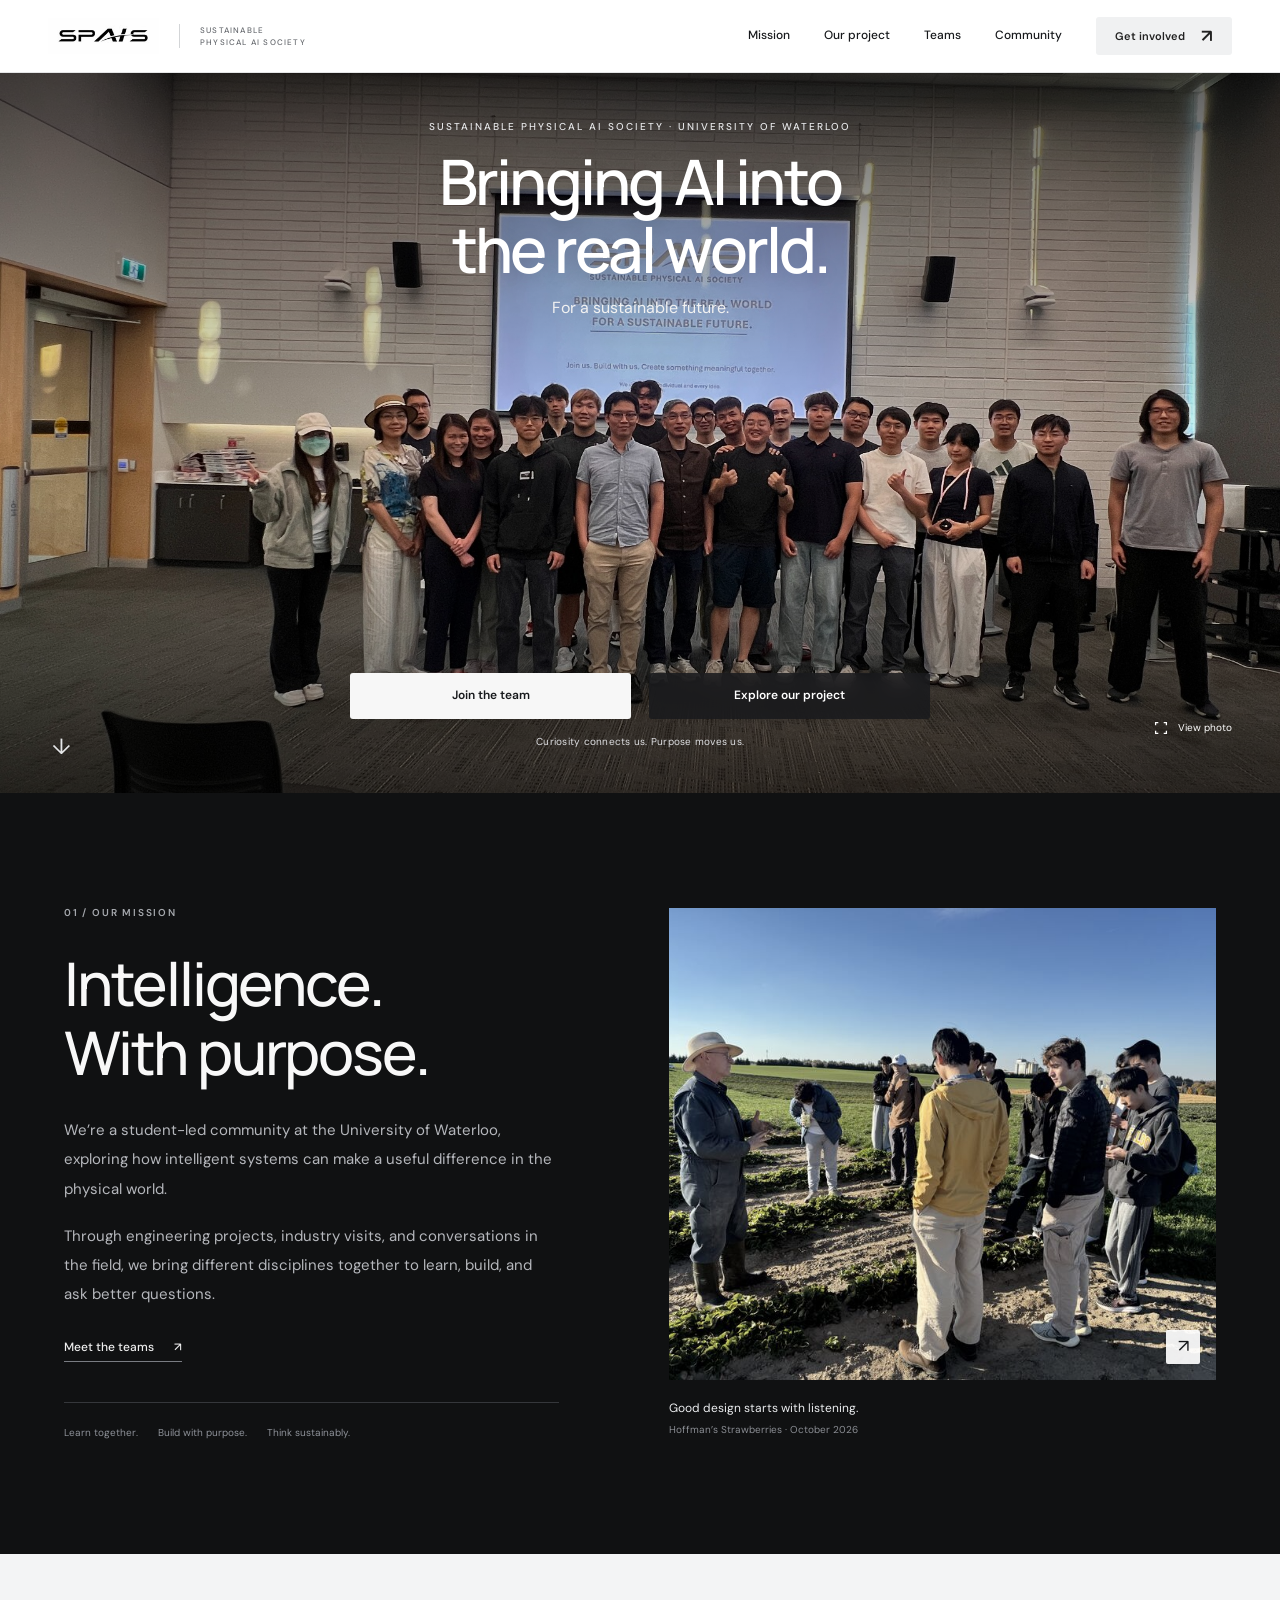
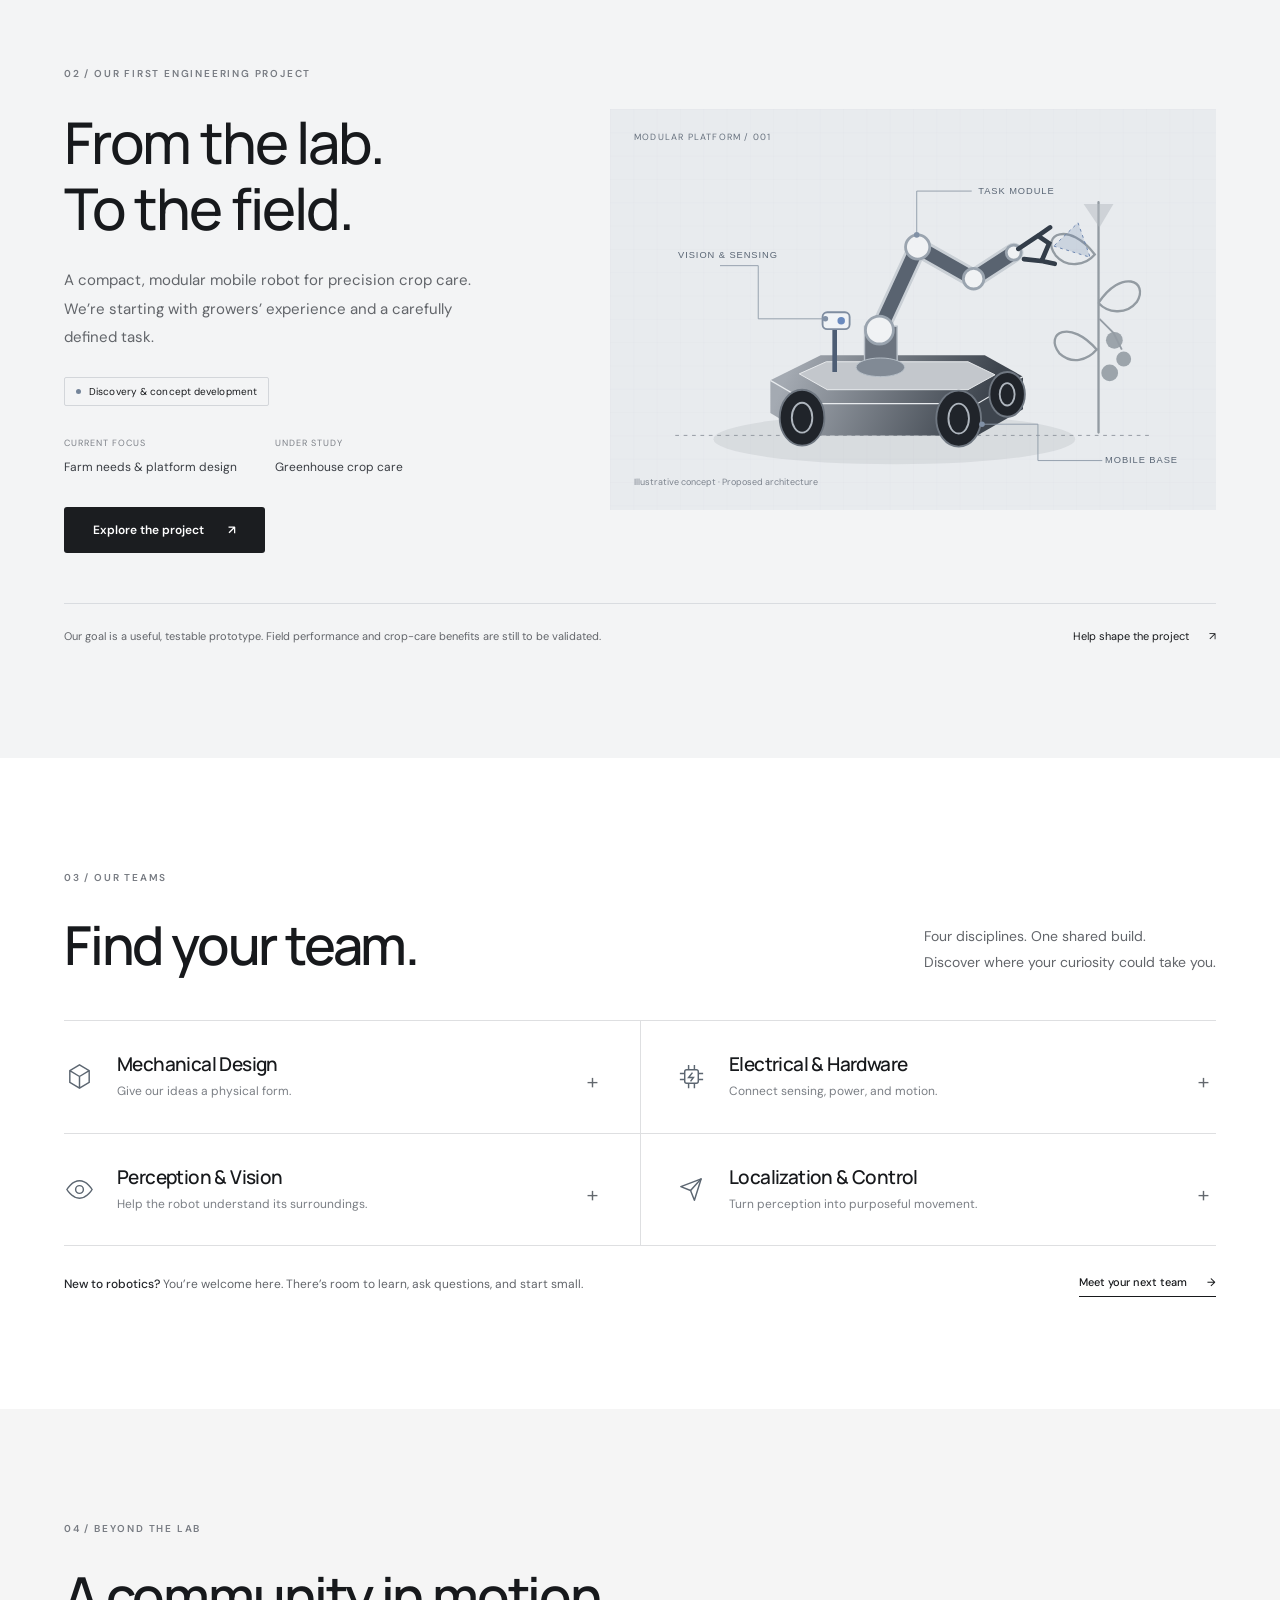
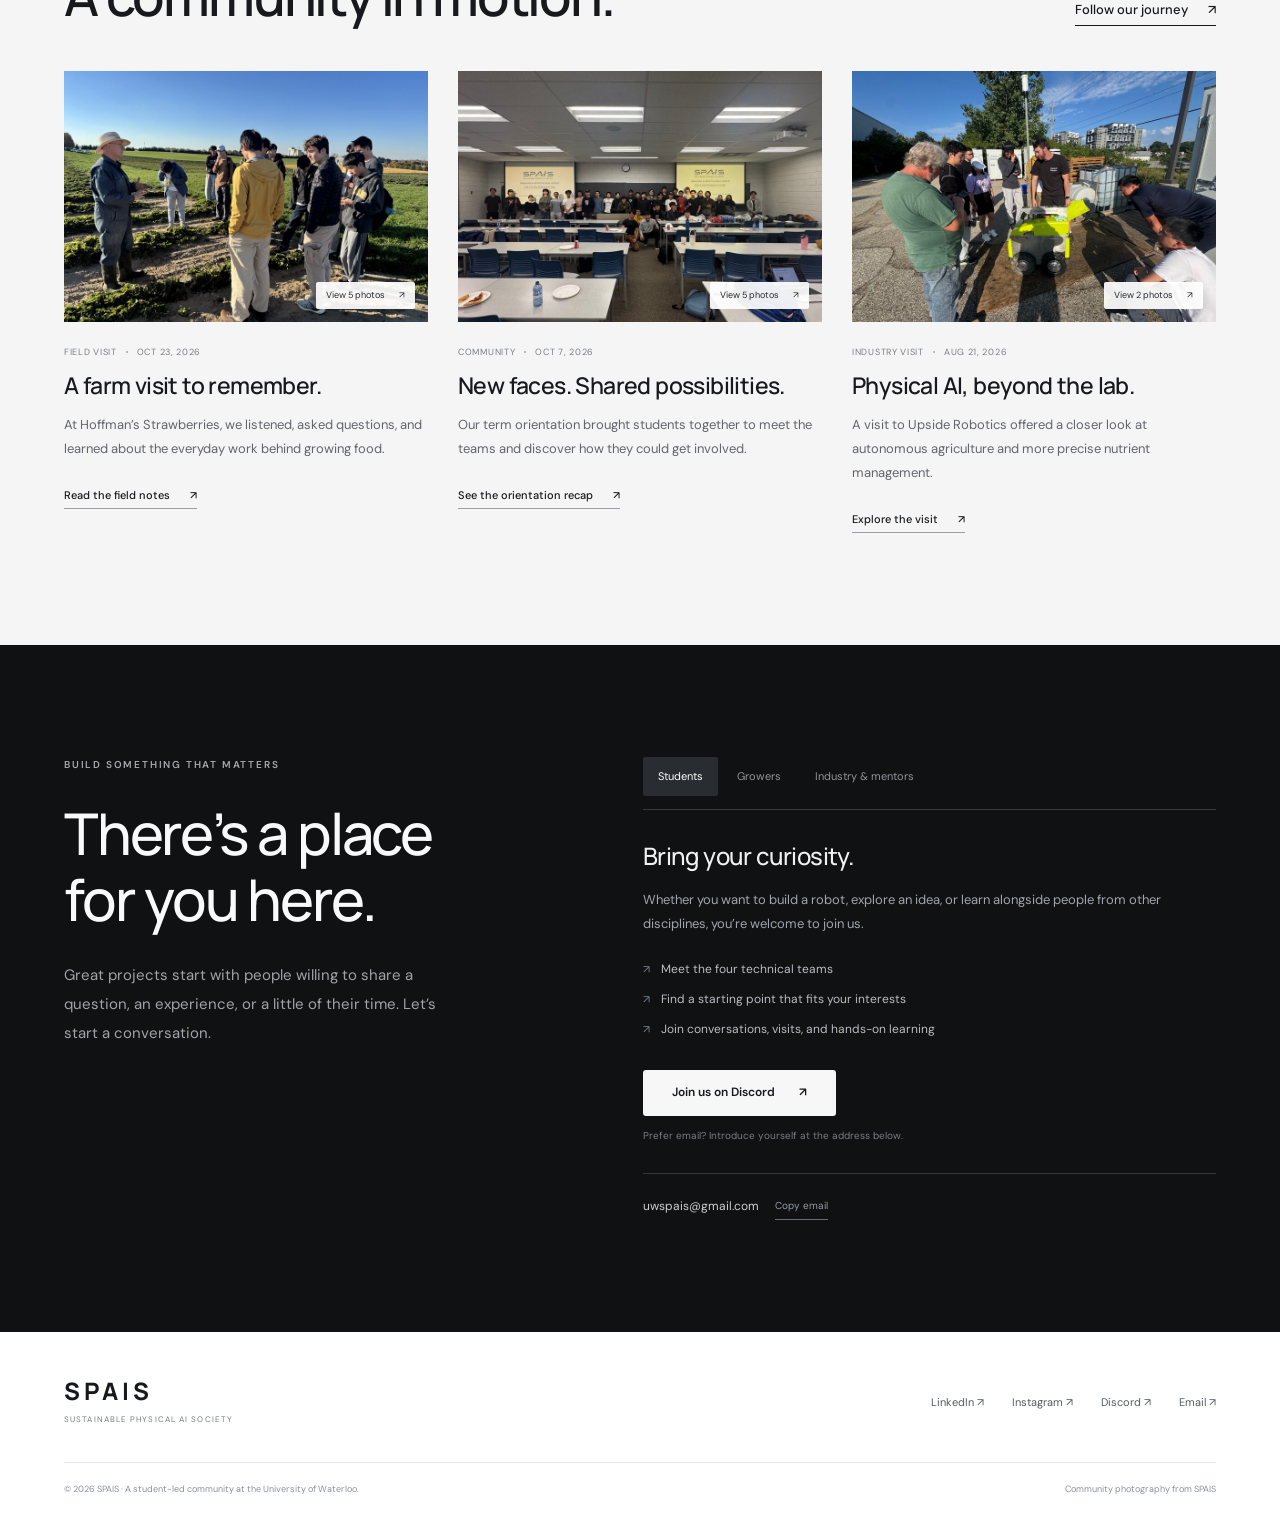
<file: index.html>
<!DOCTYPE html>
<html lang="en">
<head>
  <meta charset="utf-8"><meta name="viewport" content="width=device-width, initial-scale=1">
  <title>SPAIS — Bringing AI into the real world</title>
  <meta name="description" content="The Sustainable Physical AI Society is a student-led community at the University of Waterloo. Learn, build, and explore robotics for a sustainable future.">
  <meta name="theme-color" content="#101112">
  <meta property="og:title" content="SPAIS — Sustainable Physical AI Society"><meta property="og:description" content="Bringing AI into the real world for a sustainable future. A student-led community at the University of Waterloo."><meta property="og:type" content="website"><meta property="og:image" content="assets/team-cover.jpg">
  <link rel="icon" href="assets/logo.jpg"><link rel="stylesheet" href="assets/styles.css"><script src="assets/app.js" defer></script>
</head>
<body class="home-page">
<a class="skip" href="#main">Skip to content</a>
<header class="site-header">
  <div class="wrap nav">
    <a class="brand" href="./" aria-label="SPAIS home"><img src="assets/logo.jpg" alt="SPAIS" width="200" height="200"><span class="brand-name">Sustainable<br>Physical AI Society</span></a>
    <button class="menu-button" aria-expanded="false" aria-controls="main-nav" aria-label="Open navigation"><span></span><span></span></button>
    <nav class="nav-links" id="main-nav" aria-label="Main navigation"><a href="#about">Mission</a><a href="project.html">Our project</a><a href="#teams">Teams</a><a href="#updates">Community</a><a class="btn btn-green" href="#join">Get involved <span class="arrow" aria-hidden="true">↗</span></a></nav>
  </div>
</header>
<main id="main">
  <section class="hero" aria-labelledby="hero-title">
    <img class="cover-image" src="assets/team-cover.jpg" width="2048" height="1152" alt="The SPAIS community together in front of the society’s presentation screen." fetchpriority="high">
    <div class="cover-shade" aria-hidden="true"></div>
    <div class="cover-heading"><p class="eyebrow">Sustainable Physical AI Society · University of Waterloo</p><h1 id="hero-title">Bringing AI into<br>the real world.</h1><p class="cover-subtitle">For a sustainable future.</p></div>
    <div class="cover-bottom"><div class="cover-actions"><a class="btn btn-white" href="#join" data-join-tab="students">Join the team</a><a class="btn btn-glass" href="project.html">Explore our project</a></div><p>Curiosity connects us. Purpose moves us.</p></div>
    <button class="cover-album" data-gallery="team" aria-label="View the full SPAIS team photo" aria-haspopup="dialog"><svg viewBox="0 0 20 20" fill="none" aria-hidden="true"><path d="M4 7V4h3m6 0h3v3M4 13v3h3m6 0h3v-3" stroke="currentColor" stroke-width="1.4"/></svg><span>View photo</span></button>
    <a class="cover-scroll" href="#about" aria-label="Explore our mission">↓</a>
  </section>

  <section class="section mission" id="about" aria-labelledby="about-title"><div class="wrap mission-grid">
    <div class="mission-copy"><div class="eyebrow light">01 / Our mission</div><h2 id="about-title">Intelligence.<br>With purpose.</h2><p>We’re a student-led community at the University of Waterloo, exploring how intelligent systems can make a useful difference in the physical world.</p><p>Through engineering projects, industry visits, and conversations in the field, we bring different disciplines together to learn, build, and ask better questions.</p><a class="text-link" href="#teams">Meet the teams <span aria-hidden="true">↗</span></a><div class="mission-values"><span>Learn together.</span><span>Build with purpose.</span><span>Think sustainably.</span></div></div>
    <div class="mission-visual"><button class="photo-button" data-gallery="farm" data-photo="1" aria-label="View our visit to Hoffman’s Strawberries" aria-haspopup="dialog"><img src="assets/farm-2.jpg" width="800" height="600" alt="SPAIS members learning directly from their host at Hoffman’s Strawberries." loading="lazy"><span class="photo-open" aria-hidden="true">↗</span></button><p>Good design starts with listening.<span>Hoffman’s Strawberries · October 2026</span></p></div>
  </div></section>

  <section class="section project home-project" id="project" aria-labelledby="project-title"><div class="wrap project-feature">
    <div class="project-copy"><div class="eyebrow">02 / Our first engineering project</div><h2 id="project-title">From the lab.<br>To the field.</h2><p>A compact, modular mobile robot for precision crop care. We’re starting with growers’ experience and a carefully defined task.</p><span class="pill"><span class="dot"></span>Discovery & concept development</span><div class="project-facts"><div><small>Current focus</small><span>Farm needs & platform design</span></div><div><small>Under study</small><span>Greenhouse crop care</span></div></div><a class="btn btn-dark" href="project.html">Explore the project <span aria-hidden="true">↗</span></a></div>
    <div class="concept"><span class="concept-tag">MODULAR PLATFORM / 001</span><img src="assets/platform-concept.svg" width="650" height="430" alt="Concept illustration of a mobile robot with a camera and interchangeable task module beside a plant." loading="lazy"><span class="concept-caption">Illustrative concept · Proposed architecture</span></div>
    <div class="project-note"><p>Our goal is a useful, testable prototype. Field performance and crop-care benefits are still to be validated.</p><a href="#join" data-join-tab="growers">Help shape the project <span aria-hidden="true">↗</span></a></div>
  </div></section>

  <section class="section teams" id="teams" aria-labelledby="teams-title"><div class="wrap">
    <div class="section-heading"><div><div class="eyebrow">03 / Our teams</div><h2 id="teams-title">Find your team.</h2></div><p>Four disciplines. One shared build.<br>Discover where your curiosity could take you.</p></div>
    <div class="team-grid">
      <details class="team-card"><summary><span class="team-icon"><svg viewBox="0 0 32 32" fill="none" aria-hidden="true"><path d="m16 4 10 6v12l-10 6-10-6V10l10-6Zm0 12 10-6M16 16 6 10M16 16v12" stroke="currentColor" stroke-width="1.5"/></svg></span><div><h3>Mechanical Design</h3><span class="team-desc">Give our ideas a physical form.</span></div><span class="plus" aria-hidden="true">+</span></summary><div class="team-body"><p>Help develop the mobile platform, mechanisms, and task tools. Explore how real farm conditions translate into practical design decisions.</p><div class="team-tags"><span>CAD</span><span>Mechanisms</span><span>Prototyping</span><span>Fabrication</span></div><a href="#join" data-join-tab="students">Build with the mechanical team ↗</a></div></details>
      <details class="team-card"><summary><span class="team-icon"><svg viewBox="0 0 32 32" fill="none" aria-hidden="true"><rect x="9" y="9" width="14" height="14" rx="2" stroke="currentColor" stroke-width="1.5"/><path d="M13 4v5m6-5v5M13 23v5m6-5v5M4 13h5m-5 6h5m14-6h5m-5 6h5" stroke="currentColor" stroke-width="1.5"/><path d="m17 12-4 5h5l-3 4" stroke="currentColor" stroke-width="1.5"/></svg></span><div><h3>Electrical & Hardware</h3><span class="team-desc">Connect sensing, power, and motion.</span></div><span class="plus" aria-hidden="true">+</span></summary><div class="team-body"><p>Work on power distribution, motor interfaces, embedded systems, and sensor integration. Turn individual components into a dependable platform.</p><div class="team-tags"><span>Electronics</span><span>Embedded systems</span><span>Motor control</span></div><a href="#join" data-join-tab="students">Build with the hardware team ↗</a></div></details>
      <details class="team-card"><summary><span class="team-icon"><svg viewBox="0 0 32 32" fill="none" aria-hidden="true"><path d="M3 16s5-9 13-9 13 9 13 9-5 9-13 9S3 16 3 16Z" stroke="currentColor" stroke-width="1.5"/><circle cx="16" cy="16" r="4" stroke="currentColor" stroke-width="1.5"/></svg></span><div><h3>Perception & Vision</h3><span class="team-desc">Help the robot understand its surroundings.</span></div><span class="plus" aria-hidden="true">+</span></summary><div class="team-body"><p>Explore camera systems, data collection, and visual understanding. Study how a robot can recognise relevant crop features in changing conditions.</p><div class="team-tags"><span>Computer vision</span><span>AI</span><span>Datasets</span><span>3D sensing</span></div><a href="#join" data-join-tab="students">Build with the perception team ↗</a></div></details>
      <details class="team-card"><summary><span class="team-icon"><svg viewBox="0 0 32 32" fill="none" aria-hidden="true"><path d="m26 5-7 22-4-10-10-4L26 5Z" stroke="currentColor" stroke-width="1.5" stroke-linejoin="round"/><path d="m15 17 11-12" stroke="currentColor" stroke-width="1.5"/></svg></span><div><h3>Localization & Control</h3><span class="team-desc">Turn perception into purposeful movement.</span></div><span class="plus" aria-hidden="true">+</span></summary><div class="team-body"><p>Explore mapping, state estimation, planning, and motion control. Connect simulation and physical tests to help the platform move reliably.</p><div class="team-tags"><span>ROS 2</span><span>SLAM</span><span>Control</span><span>Simulation</span></div><a href="#join" data-join-tab="students">Build with the controls team ↗</a></div></details>
    </div>
    <div class="team-invite"><p><strong>New to robotics?</strong> You’re welcome here. There’s room to learn, ask questions, and start small.</p><a class="text-link" href="#join" data-join-tab="students">Meet your next team <span aria-hidden="true">→</span></a></div>
  </div></section>

  <section class="section journal" id="updates" aria-labelledby="updates-title"><div class="wrap">
    <div class="section-heading"><div><div class="eyebrow">04 / Beyond the lab</div><h2 id="updates-title">A community in motion.</h2></div><a class="text-link" href="https://www.linkedin.com/company/sustainable-physical-ai-society/" target="_blank" rel="noopener noreferrer">Follow our journey <span aria-hidden="true">↗</span></a></div>
    <div class="journal-grid">
      <article class="story"><button class="photo-button story-image" data-gallery="farm" data-photo="1" aria-label="View the Hoffman’s Strawberries visit album" aria-haspopup="dialog"><img src="assets/farm-2.jpg" width="800" height="600" alt="SPAIS members listening to their host at Hoffman’s Strawberries." loading="lazy"><span class="image-count">View 5 photos <span aria-hidden="true">↗</span></span></button><div class="story-meta">Field visit <span></span><time datetime="2026-10-23">Oct 23, 2026</time></div><h3>A farm visit to remember.</h3><p>At Hoffman’s Strawberries, we listened, asked questions, and learned about the everyday work behind growing food.</p><a class="text-link" href="https://www.linkedin.com/posts/sustainable-physical-ai-society_spais-uwaterloo-agriculture-activity-7520692352848445440-BVLp" target="_blank" rel="noopener noreferrer">Read the field notes <span aria-hidden="true">↗</span></a></article>
      <article class="story"><button class="photo-button story-image" data-gallery="orientation" aria-label="View the SPAIS term orientation album" aria-haspopup="dialog"><img src="assets/orientation-1.jpg" width="800" height="600" alt="Students gathered for the SPAIS term orientation." loading="lazy"><span class="image-count">View 5 photos <span aria-hidden="true">↗</span></span></button><div class="story-meta">Community <span></span><time datetime="2026-10-07">Oct 7, 2026</time></div><h3>New faces. Shared possibilities.</h3><p>Our term orientation brought students together to meet the teams and discover how they could get involved.</p><a class="text-link" href="https://www.linkedin.com/posts/sustainable-physical-ai-society_physicalai-robotics-universityofwaterloo-activity-7513852475918036992-ZcqV" target="_blank" rel="noopener noreferrer">See the orientation recap <span aria-hidden="true">↗</span></a></article>
      <article class="story"><button class="photo-button story-image" data-gallery="upside" aria-label="View the Upside Robotics visit album" aria-haspopup="dialog"><img src="assets/upside-1.jpg" width="800" height="600" alt="SPAIS members learning about agricultural robotics during a visit to Upside Robotics." loading="lazy"><span class="image-count">View 2 photos <span aria-hidden="true">↗</span></span></button><div class="story-meta">Industry visit <span></span><time datetime="2026-08-21">Aug 21, 2026</time></div><h3>Physical AI, beyond the lab.</h3><p>A visit to Upside Robotics offered a closer look at autonomous agriculture and more precise nutrient management.</p><a class="text-link" href="https://www.linkedin.com/posts/sustainable-physical-ai-society_physicalai-agriculturalrobotics-precisionagriculture-activity-7499169989447340032-wa6H" target="_blank" rel="noopener noreferrer">Explore the visit <span aria-hidden="true">↗</span></a></article>
    </div>
  </div></section>

  <section class="section join" id="join" aria-labelledby="join-title"><div class="wrap join-layout">
    <div class="join-intro"><div class="eyebrow light">Build something that matters</div><h2 id="join-title">There’s a place<br>for you here.</h2><p>Great projects start with people willing to share a question, an experience, or a little of their time. Let’s start a conversation.</p></div>
    <div>
      <div class="join-tabs" role="tablist" aria-label="Ways to get involved"><button id="tab-students" role="tab" aria-selected="true" aria-controls="panel-students" tabindex="0">Students</button><button id="tab-growers" role="tab" aria-selected="false" aria-controls="panel-growers" tabindex="-1">Growers</button><button id="tab-partners" role="tab" aria-selected="false" aria-controls="panel-partners" tabindex="-1">Industry & mentors</button></div>
      <div class="join-panel" id="panel-students" role="tabpanel" aria-labelledby="tab-students" tabindex="0"><h3>Bring your curiosity.</h3><p>Whether you want to build a robot, explore an idea, or learn alongside people from other disciplines, you’re welcome to join us.</p><ul><li>Meet the four technical teams</li><li>Find a starting point that fits your interests</li><li>Join conversations, visits, and hands-on learning</li></ul><a class="btn btn-yellow" href="https://discord.gg/Pk7Rc78k5D" target="_blank" rel="noopener noreferrer">Join us on Discord <span aria-hidden="true">↗</span></a><p class="contact-hint">Prefer email? Introduce yourself at the address below.</p></div>
      <div class="join-panel" id="panel-growers" role="tabpanel" aria-labelledby="tab-growers" tabindex="0" hidden><h3>Your experience shapes the build.</h3><p>We’re looking to learn from growers about repetitive tasks, practical constraints, and what useful automation would look like on their farm.</p><ul><li>Share your crop-care workflow and challenges</li><li>Help us review an early concept</li><li>Explore a future supervised prototype trial</li></ul><a class="btn btn-yellow" href="mailto:uwspais@gmail.com?subject=Farm%20collaboration%20with%20SPAIS&body=Hello%20SPAIS%2C%0A%0AI%27d%20like%20to%20discuss%20a%20farm%20visit%20or%20collaboration.%0A%0AFarm%20name%3A%20%0ALocation%3A%20%0ACrops%3A%20%0A%0AThank%20you%21">Talk with our team <span aria-hidden="true">↗</span></a><p class="contact-hint">Opens a draft in your email app.</p></div>
      <div class="join-panel" id="panel-partners" role="tabpanel" aria-labelledby="tab-partners" tabindex="0" hidden><h3>Help the next idea take shape.</h3><p>Connect students with practical engineering experience. We welcome conversations about mentorship, equipment, and support for our first prototype.</p><ul><li>Offer a technical workshop or design review</li><li>Contribute components, fabrication, or equipment access</li><li>Discuss sponsorship for student-led development</li></ul><a class="btn btn-yellow" href="mailto:uwspais@gmail.com?subject=Supporting%20the%20SPAIS%20team&body=Hello%20SPAIS%2C%0A%0AI%27d%20like%20to%20discuss%20mentorship%2C%20equipment%2C%20or%20project%20support.%0A%0AOrganization%3A%20%0AHow%20we%20could%20help%3A%20%0A%0AThank%20you%21">Explore a collaboration <span aria-hidden="true">↗</span></a><p class="contact-hint">Opens a draft in your email app.</p></div>
      <div class="contact-line"><a href="mailto:uwspais@gmail.com">uwspais@gmail.com</a><button class="copy-btn" aria-label="Copy SPAIS email address">Copy email</button><span class="copy-status" role="status" aria-live="polite"></span></div>
    </div>
  </div></section>
</main>
<footer class="footer"><div class="wrap"><div class="footer-top"><a class="footer-brand" href="./">SPAIS<small>Sustainable Physical AI Society</small></a><div class="socials"><a href="https://www.linkedin.com/company/sustainable-physical-ai-society/" target="_blank" rel="noopener noreferrer">LinkedIn ↗</a><a href="https://www.instagram.com/uwspais/" target="_blank" rel="noopener noreferrer">Instagram ↗</a><a href="https://discord.gg/Pk7Rc78k5D" target="_blank" rel="noopener noreferrer">Discord ↗</a><a href="mailto:uwspais@gmail.com">Email ↗</a></div></div><div class="footer-bottom"><p>© 2026 SPAIS · A student-led community at the University of Waterloo.</p><a href="https://www.linkedin.com/company/sustainable-physical-ai-society/" target="_blank" rel="noopener noreferrer">Community photography from SPAIS</a></div></div></footer>
<dialog class="gallery-dialog" aria-labelledby="gallery-title"><div class="gallery-header"><p class="gallery-title" id="gallery-title">Community photos</p><button class="gallery-close" aria-label="Close photo gallery">×</button></div><div class="gallery-image-wrap"><img class="gallery-image" alt=""></div><div class="gallery-controls"><span class="gallery-count" aria-live="polite"></span><a class="gallery-source" href="https://www.linkedin.com/company/sustainable-physical-ai-society/" target="_blank" rel="noopener noreferrer">View original post ↗</a><div><button data-prev aria-label="Previous photo">←</button><button data-next aria-label="Next photo">→</button></div></div></dialog>
</body></html>
</file>
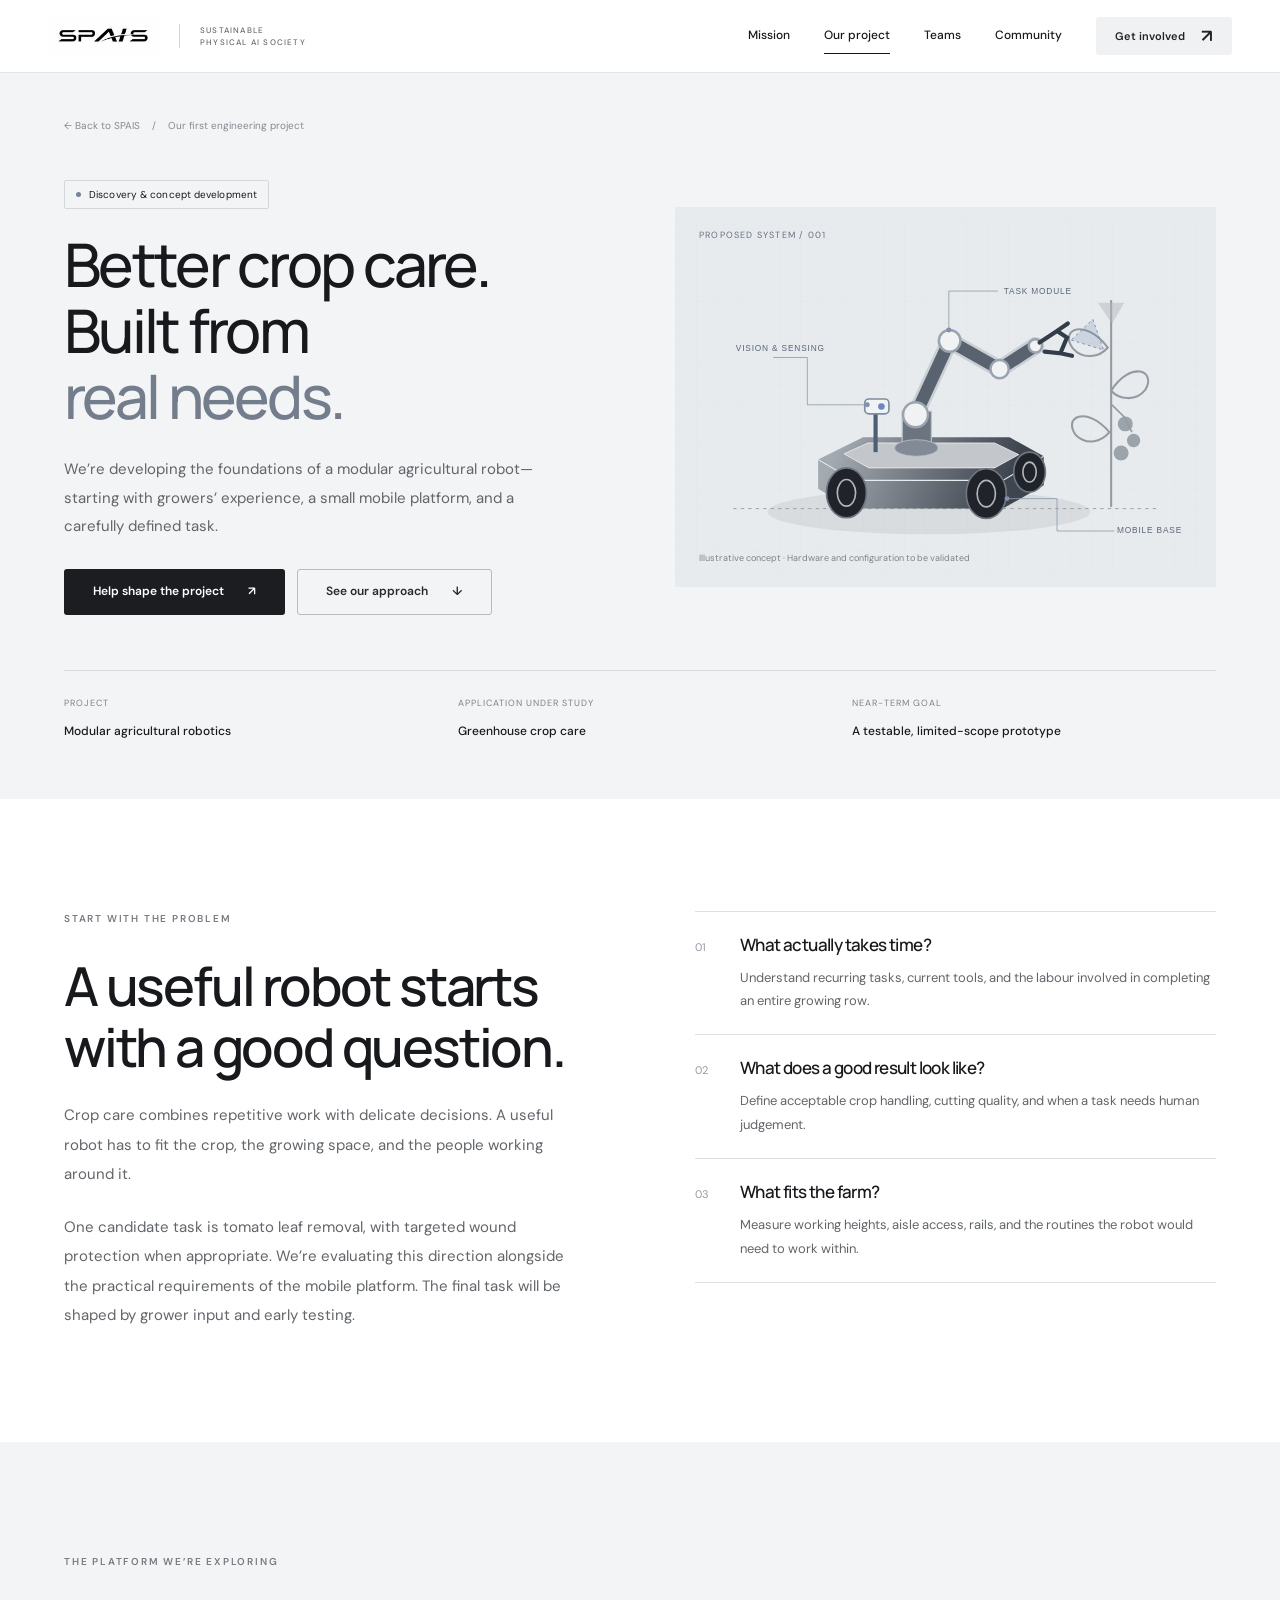
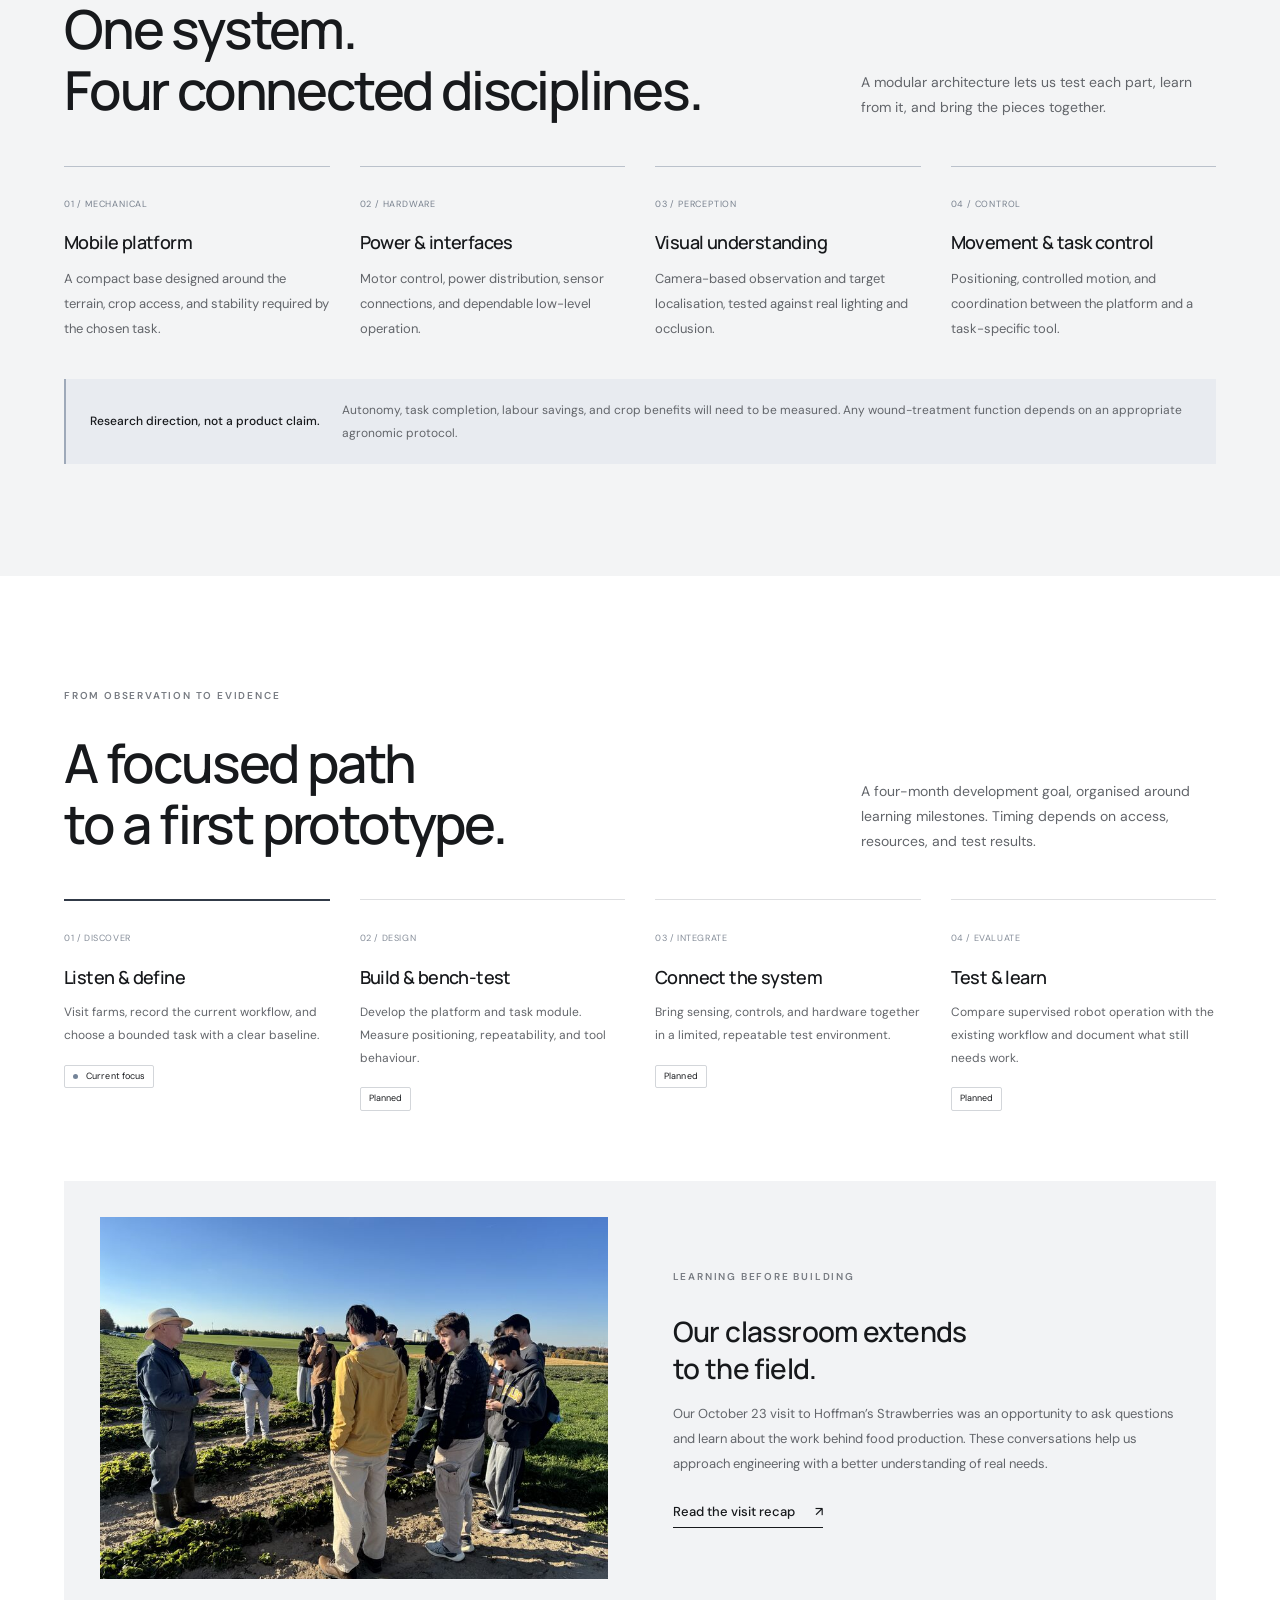
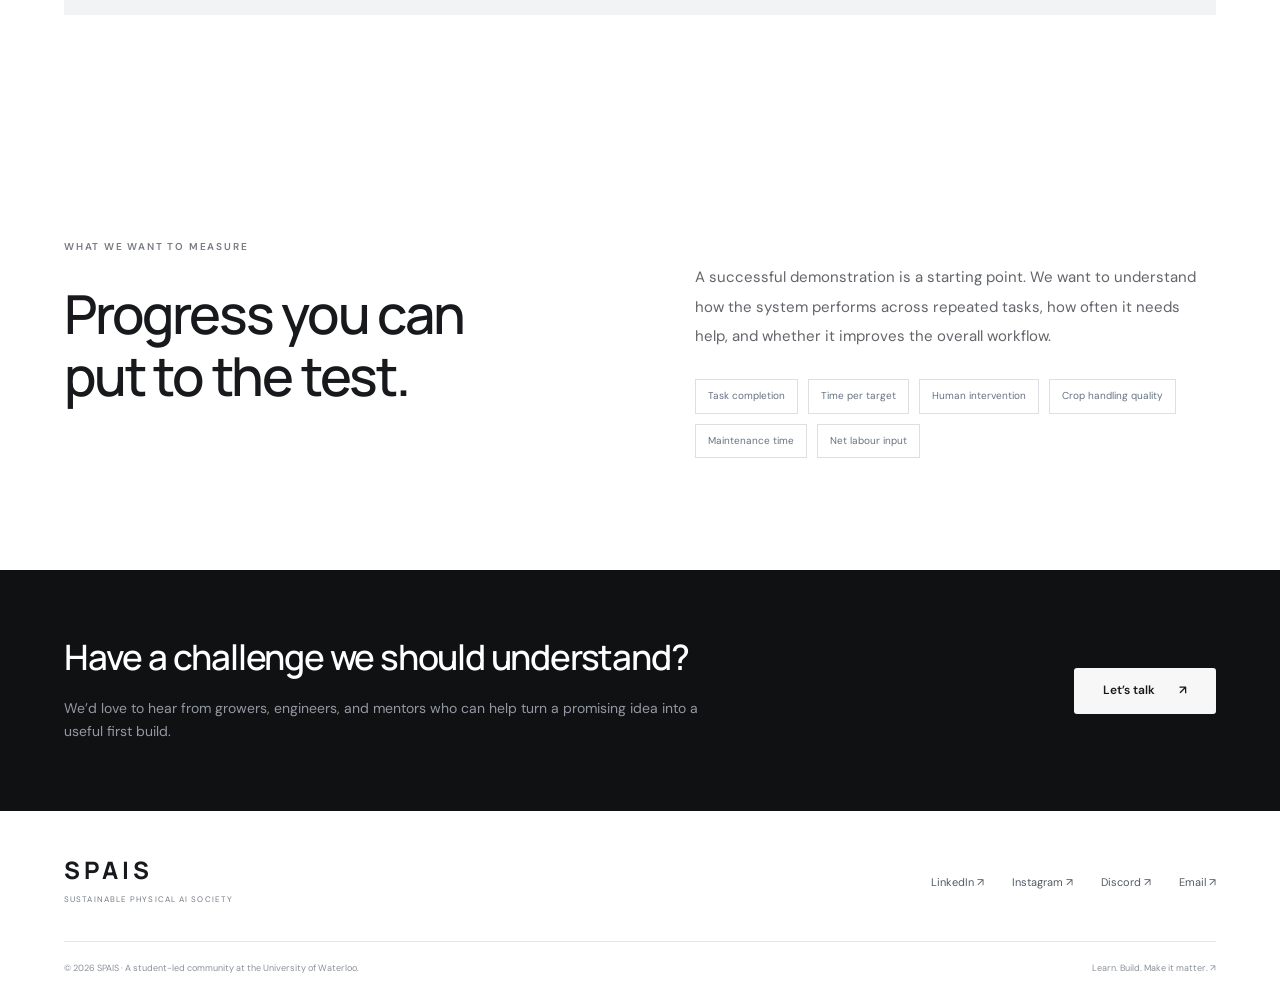
<file: project.html>
<!DOCTYPE html>
<html lang="en"><head><meta charset="utf-8"><meta name="viewport" content="width=device-width, initial-scale=1"><title>Agricultural Robotics Project — SPAIS</title><meta name="description" content="Explore SPAIS’s first agricultural robotics project: a modular mobile platform shaped by real farm needs. Discover our concept, research questions, and prototype goals."><meta name="theme-color" content="#101112"><meta property="og:title" content="Agricultural Robotics — SPAIS"><meta property="og:description" content="A modular platform, shaped by the people who may one day use it."><meta property="og:image" content="assets/farm-2.jpg"><link rel="icon" href="assets/logo.jpg"><link rel="stylesheet" href="assets/styles.css"><script src="assets/app.js" defer></script></head>
<body><a class="skip" href="#main">Skip to content</a>
<header class="site-header"><div class="wrap nav"><a class="brand" href="./" aria-label="SPAIS home"><img src="assets/logo.jpg" alt="SPAIS" width="200" height="200"><span class="brand-name">Sustainable<br>Physical AI Society</span></a><button class="menu-button" aria-expanded="false" aria-controls="main-nav" aria-label="Open navigation"><span></span><span></span></button><nav class="nav-links" id="main-nav" aria-label="Main navigation"><a href="./#about">Mission</a><a href="project.html" aria-current="page">Our project</a><a href="./#teams">Teams</a><a href="./#updates">Community</a><a class="btn btn-green" href="./#join">Get involved <span class="arrow" aria-hidden="true">↗</span></a></nav></div></header>
<main id="main">
  <section class="project-hero"><div class="wrap"><a class="breadcrumb" href="./">← Back to SPAIS <span>/</span> Our first engineering project</a><div class="project-hero-grid"><div><span class="pill"><span class="dot"></span>Discovery & concept development</span><h1>Better crop care.<br>Built from<br><em>real needs.</em></h1><p>We’re developing the foundations of a modular agricultural robot—starting with growers’ experience, a small mobile platform, and a carefully defined task.</p><div class="hero-actions"><a class="btn btn-green" href="./#growers">Help shape the project <span aria-hidden="true">↗</span></a><a class="btn btn-outline" href="#roadmap">See our approach <span aria-hidden="true">↓</span></a></div></div><div class="concept"><span class="concept-tag">PROPOSED SYSTEM / 001</span><img src="assets/platform-concept.svg" width="650" height="430" alt="Proposed mobile robotics platform with a camera and interchangeable arm-mounted task tool."><span class="concept-caption">Illustrative concept · Hardware and configuration to be validated</span></div></div><div class="project-status"><div><small>Project</small><strong>Modular agricultural robotics</strong></div><div><small>Application under study</small><strong>Greenhouse crop care</strong></div><div><small>Near-term goal</small><strong>A testable, limited-scope prototype</strong></div></div></div></section>
  <section class="section about"><div class="wrap research-grid"><div class="research-copy"><div class="eyebrow">Start with the problem</div><h2>A useful robot starts<br>with a good question.</h2><p>Crop care combines repetitive work with delicate decisions. A useful robot has to fit the crop, the growing space, and the people working around it.</p><p>One candidate task is tomato leaf removal, with targeted wound protection when appropriate. We’re evaluating this direction alongside the practical requirements of the mobile platform. The final task will be shaped by grower input and early testing.</p></div><div class="question-list"><div class="question"><div><h3>What actually takes time?</h3><p>Understand recurring tasks, current tools, and the labour involved in completing an entire growing row.</p></div></div><div class="question"><div><h3>What does a good result look like?</h3><p>Define acceptable crop handling, cutting quality, and when a task needs human judgement.</p></div></div><div class="question"><div><h3>What fits the farm?</h3><p>Measure working heights, aisle access, rails, and the routines the robot would need to work within.</p></div></div></div></div></section>
  <section class="section project"><div class="wrap"><div class="section-heading"><div><div class="eyebrow">The platform we’re exploring</div><h2>One system.<br>Four connected disciplines.</h2></div><p>A modular architecture lets us test each part, learn from it, and bring the pieces together.</p></div><div class="system-grid"><div class="system-item"><span>01 / MECHANICAL</span><h3>Mobile platform</h3><p>A compact base designed around the terrain, crop access, and stability required by the chosen task.</p></div><div class="system-item"><span>02 / HARDWARE</span><h3>Power & interfaces</h3><p>Motor control, power distribution, sensor connections, and dependable low-level operation.</p></div><div class="system-item"><span>03 / PERCEPTION</span><h3>Visual understanding</h3><p>Camera-based observation and target localisation, tested against real lighting and occlusion.</p></div><div class="system-item"><span>04 / CONTROL</span><h3>Movement & task control</h3><p>Positioning, controlled motion, and coordination between the platform and a task-specific tool.</p></div></div><div class="scope-note"><strong>Research direction, not a product claim.</strong><p>Autonomy, task completion, labour savings, and crop benefits will need to be measured. Any wound-treatment function depends on an appropriate agronomic protocol.</p></div></div></section>
  <section class="section teams" id="roadmap"><div class="wrap"><div class="section-heading"><div><div class="eyebrow">From observation to evidence</div><h2>A focused path<br>to a first prototype.</h2></div><p>A four-month development goal, organised around learning milestones. Timing depends on access, resources, and test results.</p></div><div class="roadmap"><div class="roadmap-item active"><small>01 / DISCOVER</small><h3>Listen & define</h3><p>Visit farms, record the current workflow, and choose a bounded task with a clear baseline.</p><span class="pill"><span class="dot"></span>Current focus</span></div><div class="roadmap-item"><small>02 / DESIGN</small><h3>Build & bench-test</h3><p>Develop the platform and task module. Measure positioning, repeatability, and tool behaviour.</p><span class="pill">Planned</span></div><div class="roadmap-item"><small>03 / INTEGRATE</small><h3>Connect the system</h3><p>Bring sensing, controls, and hardware together in a limited, repeatable test environment.</p><span class="pill">Planned</span></div><div class="roadmap-item"><small>04 / EVALUATE</small><h3>Test & learn</h3><p>Compare supervised robot operation with the existing workflow and document what still needs work.</p><span class="pill">Planned</span></div></div><div class="field-note"><button class="photo-button" data-gallery="farm" data-photo="1" aria-label="Open photos from the Hoffman’s Strawberries visit" aria-haspopup="dialog"><img src="assets/farm-2.jpg" width="800" height="600" alt="SPAIS members learning from their farm host during a field visit." loading="lazy"></button><div><div class="eyebrow">Learning before building</div><h3>Our classroom extends<br>to the field.</h3><p>Our October 23 visit to Hoffman’s Strawberries was an opportunity to ask questions and learn about the work behind food production. These conversations help us approach engineering with a better understanding of real needs.</p><a class="text-link" href="https://www.linkedin.com/posts/sustainable-physical-ai-society_spais-uwaterloo-agriculture-activity-7520692352848445440-BVLp" target="_blank" rel="noopener noreferrer">Read the visit recap <span aria-hidden="true">↗</span></a></div></div></div></section>
  <section class="section"><div class="wrap research-grid"><div><div class="eyebrow">What we want to measure</div><h2>Progress you can<br>put to the test.</h2></div><div class="research-copy"><p>A successful demonstration is a starting point. We want to understand how the system performs across repeated tasks, how often it needs help, and whether it improves the overall workflow.</p><div class="measure-list"><span>Task completion</span><span>Time per target</span><span>Human intervention</span><span>Crop handling quality</span><span>Maintenance time</span><span>Net labour input</span></div></div></div></section>
  <section class="project-final"><div class="wrap"><div><h2>Have a challenge we should understand?</h2><p>We’d love to hear from growers, engineers, and mentors who can help turn a promising idea into a useful first build.</p></div><a class="btn btn-yellow" href="./#growers">Let’s talk <span aria-hidden="true">↗</span></a></div></section>
</main>
<footer class="footer"><div class="wrap"><div class="footer-top"><a class="footer-brand" href="./">SPAIS<small>Sustainable Physical AI Society</small></a><div class="socials"><a href="https://www.linkedin.com/company/sustainable-physical-ai-society/" target="_blank" rel="noopener noreferrer">LinkedIn ↗</a><a href="https://www.instagram.com/uwspais/" target="_blank" rel="noopener noreferrer">Instagram ↗</a><a href="https://discord.gg/Pk7Rc78k5D" target="_blank" rel="noopener noreferrer">Discord ↗</a><a href="mailto:uwspais@gmail.com">Email ↗</a></div></div><div class="footer-bottom"><p>© 2026 SPAIS · A student-led community at the University of Waterloo.</p><a href="./#join">Learn. Build. Make it matter. ↗</a></div></div></footer>
<dialog class="gallery-dialog" aria-labelledby="gallery-title"><div class="gallery-header"><p class="gallery-title" id="gallery-title">Community photos</p><button class="gallery-close" aria-label="Close photo gallery">×</button></div><div class="gallery-image-wrap"><img class="gallery-image" alt=""></div><div class="gallery-controls"><span class="gallery-count" aria-live="polite"></span><a class="gallery-source" href="https://www.linkedin.com/company/sustainable-physical-ai-society/" target="_blank" rel="noopener noreferrer">View original post ↗</a><div><button data-prev aria-label="Previous photo">←</button><button data-next aria-label="Next photo">→</button></div></div></dialog>
</body></html>
</file>
<file: assets/styles.css>
@import url('https://fonts.googleapis.com/css2?family=DM+Sans:wght@400;450;500;550;600;650;700&family=Manrope:wght@400;500;600;650;700;750;800&display=swap');

:root{--paper:#fff;--white:#fff;--ink:#17191c;--muted:#62656a;--line:#dedfe1;--pale:#f3f4f5;--deep:#101112;--display:'Manrope',Arial,sans-serif;--body:'DM Sans',Arial,sans-serif}
*{box-sizing:border-box}
html{scroll-behavior:smooth;scroll-padding-top:92px}
body{margin:0;background:var(--paper);color:var(--ink);font:16px/1.65 var(--body);-webkit-font-smoothing:antialiased}
body.modal-open{overflow:hidden}
a{color:inherit;text-decoration:none}
button,input,textarea{font:inherit}
button{cursor:pointer}
button:disabled{cursor:default;opacity:.3}
img{max-width:100%;height:auto;display:block}
a,button,summary{-webkit-tap-highlight-color:transparent}
a:focus-visible,button:focus-visible,summary:focus-visible,[tabindex]:focus-visible{outline:2px solid #4674c3;outline-offset:5px}
::selection{background:#bcc9db;color:#111}
h1,h2,h3,h4,p{margin:0}
h1,h2,h3,h4{font-family:var(--display);font-weight:550}
h2{font-size:clamp(36px,4.2vw,58px);line-height:1.14;letter-spacing:-2.2px}
h3{font-size:22px;line-height:1.35;letter-spacing:-.6px}
p{color:var(--muted)}
.wrap{max-width:1440px;margin:auto;padding:0 64px}
.section{padding:112px 0}
.eyebrow{font-size:10px;line-height:1.6;letter-spacing:1.8px;font-weight:600;text-transform:uppercase;margin-bottom:28px;color:#777b82}
.eyebrow.light{color:#a5a8ad}
.btn{display:inline-flex;align-items:center;justify-content:center;gap:24px;min-height:46px;padding:13px 28px;border:1px solid transparent;border-radius:3px;font-size:12px;font-weight:600;line-height:1.3;transition:background .2s,color .2s,border-color .2s}
.btn:hover{background:#34363a;color:white}
.btn-dark,.btn-green{background:#1b1d20;color:white}
.btn-outline{border-color:#b8bbc0;color:#272a2f;background:transparent}
.btn-outline:hover{border-color:#272a2f}
.btn-white,.btn-yellow{background:#f7f7f7;color:#17191c}
.btn-white:hover,.btn-yellow:hover{background:#d9dce0;color:#15171a}
.btn-glass{background:#17191cc9;color:white;backdrop-filter:blur(10px)}
.btn-glass:hover{background:#121416}
.arrow{font-size:18px;line-height:1}
.text-link{display:inline-flex;align-items:center;gap:20px;font-size:13px;font-weight:500;border-bottom:1px solid currentColor;padding-bottom:4px}
.text-link:hover{opacity:.65}
.pill{display:inline-flex;align-items:center;gap:8px;border:1px solid #d3d6da;border-radius:2px;padding:6px 11px;font-size:10px;line-height:1.5;letter-spacing:.1px}
.dot{width:5px;height:5px;background:#748499;display:inline-block;border-radius:50%;flex-shrink:0}
.skip{position:fixed;top:-70px;left:15px;z-index:100;background:white;color:black;padding:10px 16px}
.skip:focus{top:10px}
.sr-only{position:absolute;width:1px;height:1px;padding:0;margin:-1px;overflow:hidden;clip:rect(0,0,0,0);white-space:nowrap;border:0}

/* A quiet, compact navigation above the image. */
.site-header{position:sticky;top:0;z-index:30;background:#fffffff5;border-bottom:1px solid #e4e5e6;backdrop-filter:blur(16px)}
.nav{height:72px;display:flex;align-items:center;justify-content:space-between;gap:35px;max-width:none;padding-left:48px;padding-right:48px}
.brand{display:flex;align-items:center;gap:20px;flex-shrink:0}
.brand img{width:111px;height:36px;object-fit:cover;mix-blend-mode:multiply}
.brand-name{font-size:8px;line-height:1.5;letter-spacing:1.2px;text-transform:uppercase;border-left:1px solid #d3d5d7;padding-left:20px;color:#66696e;font-weight:500}
.nav-links{display:flex;align-items:center;gap:34px;font-size:12px;font-weight:500}
.nav-links>a:not(.btn){padding:8px 0}
.nav-links>a:not(.btn):hover{color:#777}
.nav-links>a[aria-current=page]{border-bottom:1px solid #17191c}
.nav-links .btn{font-size:11px;min-height:36px;padding:9px 18px;gap:16px;background:#f0f1f2;color:#222}
.nav-links .btn:hover{background:#e1e3e6}
.menu-button{display:none;background:none;border:0;width:42px;height:42px;align-items:center;justify-content:center;flex-direction:column;gap:5px}
.menu-button span{height:1.5px;width:21px;background:#17191c;transition:transform .2s}

/* Full-width photographic cover, with the original photograph preserved. */
.hero{position:relative;width:100%;height:clamp(620px,56.25vw,860px);overflow:hidden;background:#101112;color:white}
.cover-image{position:absolute;inset:0;width:100%;height:100%;object-fit:cover;object-position:center 53%}
.cover-shade{position:absolute;inset:0;background:linear-gradient(180deg,rgba(0,0,0,.64),rgba(0,0,0,.32) 24%,rgba(0,0,0,.05) 49%,rgba(0,0,0,.06) 68%,rgba(0,0,0,.62));pointer-events:none}
.cover-heading{position:relative;z-index:1;text-align:center;padding:46px 24px 0}
.cover-heading .eyebrow{color:#e6e7e9;font-size:10px;font-weight:500;letter-spacing:2px;margin-bottom:13px}
.hero h1{font-size:clamp(48px,4.9vw,72px);line-height:1.08;letter-spacing:-2.8px;font-weight:550;text-shadow:0 2px 20px #0002}
.cover-subtitle{color:#f2f2f2;font-size:16px;line-height:1.5;font-weight:400;margin-top:13px}
.cover-bottom{position:absolute;bottom:43px;left:50%;transform:translateX(-50%);width:min(580px,80%);z-index:2;text-align:center}
.cover-actions{display:grid;grid-template-columns:1fr 1fr;gap:18px}
.cover-actions .btn{width:100%;font-size:12px}
.cover-bottom>p{font-size:10px;letter-spacing:.25px;color:#dedfe2;margin-top:15px}
.cover-album{position:absolute;right:38px;bottom:46px;z-index:2;background:none;color:white;border:0;padding:10px;display:flex;gap:8px;align-items:center;font-size:10px}
.cover-album svg{width:18px;height:18px}
.cover-album:hover{opacity:.7}
.cover-scroll{position:absolute;bottom:20px;left:37px;font-size:22px;color:#e6e7e9;padding:15px;line-height:1}

/* Mission pairs real field work with the society's purpose. */
.mission{background:#101112;color:#f8f8f8}
.mission-grid{display:grid;grid-template-columns:.95fr 1.05fr;gap:110px;align-items:center}
.mission h2{font-size:clamp(40px,4.7vw,64px);font-weight:500;margin-bottom:30px}
.mission-copy>p{font-size:15px;line-height:1.95;color:#b5b7bc;max-width:490px;margin-top:18px}
.mission-copy .text-link{margin-top:28px;color:#eee;border-color:#797c82;font-size:12px}
.mission-values{border-top:1px solid #35373b;margin-top:40px;padding-top:22px;display:flex;flex-wrap:wrap;gap:20px;color:#8e9299;font-size:10px}
.photo-button{display:block;border:0;padding:0;background:none;width:100%;text-align:left;position:relative}
.mission-visual img{width:100%;aspect-ratio:1.16;object-fit:cover;object-position:center;filter:saturate(.75)}
.photo-open{position:absolute;right:16px;bottom:16px;background:#ffffffeb;color:#17191c;border-radius:2px;width:34px;height:34px;display:grid;place-items:center;font-size:18px}
.mission-visual>p{font-size:12px;color:#eceef0;margin-top:19px}
.mission-visual>p span{display:block;font-size:10px;color:#8a8d93;margin-top:4px}

/* The proposed robot is presented as a concept, with a neutral engineering palette. */
.project{background:#f3f4f5}
.project-feature{display:grid;grid-template-columns:.88fr 1.12fr;gap:0 70px;align-items:center}
.project-copy h2{font-size:clamp(39px,4.5vw,60px);margin-bottom:25px;font-weight:500}
.project-copy>p{font-size:15px;line-height:1.9;max-width:430px;margin-bottom:24px}
.project-facts{display:flex;gap:38px;margin:30px 0}
.project-facts small,.project-status small{display:block;font-size:9px;color:#7d8188;text-transform:uppercase;letter-spacing:1px;margin-bottom:7px}
.project-facts span{font-size:12px;color:#393d43;display:block}
.concept{position:relative;min-height:400px;display:flex;align-items:center;justify-content:center;background:#e8ebee;overflow:hidden}
.concept img{width:100%;height:auto;display:block}
.concept-tag{position:absolute;left:24px;top:22px;font:9px/1.5 var(--body);letter-spacing:1.2px;color:#66707d}
.concept-caption{position:absolute;bottom:20px;left:24px;right:24px;color:#7c838d;font-size:9px;line-height:1.7}
.project-note{grid-column:1/-1;border-top:1px solid #d9dce0;margin-top:50px;padding-top:23px;display:flex;gap:30px;justify-content:space-between;align-items:flex-start}
.project-note p{font-size:11px;max-width:620px}
.project-note a{font-size:11px;display:flex;align-items:center;gap:20px;white-space:nowrap}
.project-note a:hover{text-decoration:underline}

/* Team disclosures retain the simple, useful interaction. */
.teams{background:#fff}
.section-heading{display:flex;align-items:flex-end;justify-content:space-between;gap:50px;margin-bottom:45px}
.section-heading p{max-width:355px;font-size:14px;line-height:1.8}
.team-grid{display:grid;grid-template-columns:1fr 1fr;border-top:1px solid var(--line)}
.team-card{border-bottom:1px solid var(--line);padding:31px 35px 31px 0}
.team-card:nth-child(even){border-left:1px solid var(--line);padding-left:35px;padding-right:0}
.team-card summary{list-style:none;cursor:pointer;display:grid;grid-template-columns:35px 1fr 25px;gap:18px;align-items:center}
.team-card summary::-webkit-details-marker{display:none}
.team-icon{display:block;width:31px;color:#5c6671}
.team-icon svg{display:block;width:100%}
.team-card h3{font-size:19px;font-weight:550}
.team-desc{display:block;color:#7b7f85;font-size:12px;line-height:1.6;margin-top:5px}
.plus{width:25px;height:25px;display:grid;place-items:center;color:#63686e;font-size:22px;font-weight:300;transition:transform .2s}
.team-card[open] .plus{transform:rotate(45deg)}
.team-body{padding:20px 35px 2px 53px}
.team-body p{font-size:13px;line-height:1.9}
.team-tags{display:flex;flex-wrap:wrap;gap:8px;margin-top:18px}
.team-tags span{font-size:9px;letter-spacing:.2px;border:1px solid #e0e2e5;padding:4px 8px;background:#fafafa}
.team-body a{display:inline-block;font-size:11px;font-weight:500;margin-top:20px;text-decoration:underline;text-underline-offset:5px}
.team-invite{display:flex;align-items:center;justify-content:space-between;gap:30px;margin-top:27px}
.team-invite p{font-size:12px}
.team-invite strong{color:#24272b;font-weight:500}
.team-invite .text-link{font-size:11px}

/* Community stories keep the photography in its original colours. */
.journal{background:#f5f5f5}
.journal-grid{display:grid;grid-template-columns:repeat(3,1fr);gap:30px}
.story-image{overflow:hidden}
.story-image img{width:100%;aspect-ratio:1.45;object-fit:cover;transition:transform .5s}
.story-image:hover img{transform:scale(1.035)}
.image-count{position:absolute;bottom:13px;right:13px;display:flex;gap:14px;align-items:center;font-size:9px;padding:6px 10px;background:#ffffffeb;color:#272b30;border-radius:2px}
.story-meta{font-size:9px;line-height:1.8;letter-spacing:.7px;text-transform:uppercase;color:#7b7f85;display:flex;gap:9px;align-items:center;margin:22px 0 10px}
.story-meta>span{height:2px;width:2px;flex-shrink:0;background:#a3a6ad;border-radius:50%}
.story h3{font-size:23px;font-weight:550;margin-bottom:12px}
.story p{font-size:13px;line-height:1.85;margin-bottom:20px}
.story .text-link{font-size:11px;border-color:#9b9fa5}

/* Three clear paths into the community. */
.join{background:#101112;color:#f9f9fa}
.join-layout{display:grid;grid-template-columns:.9fr 1.1fr;gap:110px}
.join h2{font-size:clamp(38px,4.5vw,60px);font-weight:500}
.join-intro>p{color:#a0a4aa;font-size:15px;line-height:1.95;max-width:400px;margin-top:28px}
.join-tabs{display:flex;gap:4px;border-bottom:1px solid #373a3f;margin-bottom:29px;padding-bottom:13px}
.join-tabs button{border:0;background:transparent;color:#92969d;padding:10px 15px;white-space:nowrap;font-size:11px;border-radius:2px}
.join-tabs button[aria-selected=true]{background:#292c31;color:white}
.join-tabs button:hover{color:#fff}
.join-panel[hidden]{display:none}
.join-panel h3{font-size:24px;line-height:1.4;color:#f0f1f3;font-weight:500}
.join-panel>p{font-size:13px;color:#a0a5ad;line-height:1.85;margin-top:16px}
.join-panel ul{list-style:none;padding:0;margin:24px 0 30px}
.join-panel li{font-size:12px;color:#b8bcc3;margin-top:10px;padding-left:18px;position:relative}
.join-panel li::before{content:'↗';position:absolute;left:0;color:#757f8f;font-size:11px}
.join-panel .contact-hint{font-size:10px;color:#777e88;margin-top:11px}
.contact-line{border-top:1px solid #35383d;margin-top:28px;padding-top:20px;display:flex;gap:16px;flex-wrap:wrap;align-items:center}
.contact-line>a{font-size:12px;color:#cdd0d6}
.copy-btn{font-size:10px;padding:4px 0;border:0;border-bottom:1px solid #656c76;background:none;color:#929ba7}
.copy-status{font-size:10px;color:#b0bdce}

.footer{background:#fff;padding:46px 0 24px}
.footer-top{display:flex;justify-content:space-between;align-items:center;gap:30px}
.footer-brand{font-family:var(--display);font-weight:750;letter-spacing:4px;font-size:24px;line-height:1.1}
.footer-brand small{display:block;font-family:var(--body);font-size:8px;font-weight:400;line-height:1.7;letter-spacing:1.1px;text-transform:uppercase;color:#747b84;margin-top:9px}
.socials{display:flex;gap:28px;font-size:11px;color:#535a64}
.socials a:hover{text-decoration:underline}
.footer-bottom{border-top:1px solid #e4e6e8;margin-top:35px;padding-top:19px;display:flex;justify-content:space-between;gap:30px;font-size:9px;color:#8b9199}
.footer-bottom p{color:#8b9199}

/* Full image gallery. */
.gallery-dialog{color:white;background:#111316;border:1px solid #30353c;padding:0;max-width:min(1100px,94vw);width:1100px;border-radius:3px;box-shadow:0 30px 100px #0008}
.gallery-dialog::backdrop{background:#000d;backdrop-filter:blur(7px)}
.gallery-header{display:flex;justify-content:space-between;gap:20px;align-items:center;padding:16px 22px}
.gallery-header p{font-size:12px;color:#d8dce2}
.gallery-close{height:32px;width:32px;border:1px solid #454c56;border-radius:2px;background:none;color:white;font-size:20px}
.gallery-image-wrap{background:#080a0c;min-height:150px}
.gallery-image{width:100%;height:65vh;max-height:700px;object-fit:contain}
.gallery-controls{display:flex;align-items:center;justify-content:space-between;gap:20px;padding:15px 22px}
.gallery-count{color:#959eaa;font-size:11px}
.gallery-controls>div{display:flex;gap:8px}
.gallery-controls button{height:35px;width:42px;border:1px solid #3f4855;color:white;background:none;border-radius:2px}
.gallery-controls button:not(:disabled):hover{background:#2d343d}
.gallery-source{color:#b9c4d3;font-size:10px}
.gallery-source[hidden]{display:none}

/* Project page shares the same restrained visual language. */
.hero-actions{display:flex;flex-wrap:wrap;gap:12px;margin-top:28px}
.project-hero{padding:38px 0 55px;background:#f3f4f5}
.breadcrumb{display:inline-flex;align-items:center;gap:12px;color:#848a93;font-size:10px;margin-bottom:44px}
.project-hero-grid{display:grid;grid-template-columns:1fr 1fr;gap:70px;align-items:center}
.project-hero h1{font-size:clamp(44px,4.7vw,66px);line-height:1.1;letter-spacing:-2.7px;margin:22px 0 26px;font-weight:500}
.project-hero h1 em{font-style:normal;color:#737d8c}
.project-hero p{max-width:475px;font-size:15px;line-height:1.9}
.project-hero .concept{min-height:380px}
.project-status{display:grid;grid-template-columns:repeat(3,1fr);gap:30px;margin-top:55px;border-top:1px solid #d8dce1;padding-top:25px}
.project-status strong{font-size:12px;font-weight:500}
.research-grid{display:grid;grid-template-columns:1fr 1fr;gap:110px}
.research-copy>p{font-size:15px;line-height:1.95;margin-top:24px}
.question-list{counter-reset:questions}
.question{padding:22px 0;border-top:1px solid var(--line);display:grid;grid-template-columns:30px 1fr;gap:15px}
.question:last-child{border-bottom:1px solid var(--line)}
.question::before{counter-increment:questions;content:'0' counter(questions);font-size:11px;color:#939ba6;padding-top:4px}
.question h3{font-size:17px;margin-bottom:9px}
.question p{font-size:13px;line-height:1.8}
.system-grid{display:grid;grid-template-columns:repeat(4,1fr);gap:30px;margin-top:45px}
.system-item{border-top:1px solid #bac1cb;padding-top:22px}
.system-item>span{font-size:9px;letter-spacing:.8px;color:#78818e}
.system-item h3{font-size:18px;margin:15px 0 13px}
.system-item p{font-size:13px;line-height:1.9}
.scope-note{margin-top:38px;padding:20px 24px;border-left:2px solid #9ea9b9;background:#e8ebf0;display:flex;gap:22px;align-items:center;font-size:12px}
.scope-note strong{white-space:nowrap;font-weight:500}
.scope-note p{font-size:12px;line-height:1.85}
.roadmap{display:grid;grid-template-columns:repeat(4,1fr);gap:30px;margin-top:45px}
.roadmap-item{border-top:1px solid var(--line);padding-top:23px}
.roadmap-item.active{border-top:2px solid #313a47;padding-top:22px}
.roadmap-item small{font-size:9px;letter-spacing:.6px;color:#858d99}
.roadmap-item h3{font-size:18px;margin:15px 0 12px}
.roadmap-item p{font-size:12px;line-height:1.9}
.roadmap-item .pill{margin-top:18px;font-size:9px;padding:4px 8px}
.field-note{display:grid;grid-template-columns:1fr 1fr;gap:65px;align-items:center;background:#f2f3f5;padding:36px;margin-top:70px}
.field-note img{width:100%;aspect-ratio:1.4;object-fit:cover}
.field-note h3{font-size:28px;margin:14px 0}
.field-note p{font-size:13px;line-height:1.9;margin-bottom:22px}
.measure-list{display:flex;gap:10px;flex-wrap:wrap;margin-top:28px}
.measure-list span{border:1px solid var(--line);font-size:10px;padding:8px 12px;color:#677282}
.project-final{padding:68px 0;background:#101112;color:white}
.project-final .wrap{display:flex;align-items:center;justify-content:space-between;gap:45px}
.project-final h2{font-size:35px;letter-spacing:-1.2px}
.project-final p{color:#9299a3;font-size:14px;margin-top:19px;max-width:650px}
.project-final .btn{flex-shrink:0}

@media(min-width:1650px){.wrap{max-width:1540px}.cover-heading{padding-top:60px}.cover-bottom{bottom:50px}.mission-grid{gap:140px}.home-project{padding-top:130px;padding-bottom:110px}}
@media(max-width:1150px){.wrap{padding-left:40px;padding-right:40px}.nav{padding-left:30px;padding-right:30px}.brand-name{display:none}.nav-links{gap:28px}.mission-grid,.join-layout,.research-grid{gap:65px}.project-feature{gap:0 45px}.project-hero-grid{gap:45px}.section{padding:88px 0}.cover-album{right:20px}.cover-scroll{left:20px}.mission-copy>p{font-size:14px}.project-facts{gap:24px}.concept{min-height:360px}.story h3{font-size:21px}.team-card{padding-right:25px}.team-card:nth-child(even){padding-left:25px}.team-card h3{font-size:17px}.join-tabs button{padding:10px 12px}.system-grid,.roadmap{gap:23px}.field-note{gap:40px}}
@media(max-width:900px){
  .hero{height:auto;display:flex;flex-direction:column;overflow:visible}
  .cover-heading{order:0;padding:44px 24px 32px}
  .cover-heading .eyebrow{font-size:9px;letter-spacing:1.4px}
  .hero h1{font-size:53px;letter-spacing:-2px}
  .cover-subtitle{font-size:15px;margin-top:14px}
  .cover-image{order:1;position:relative;inset:auto;aspect-ratio:16/9;width:100%;height:auto;object-fit:contain}
  .cover-shade{display:none}
  .cover-bottom{order:2;position:relative;bottom:auto;left:auto;transform:none;width:min(580px,100%);align-self:center;padding:26px 24px 0}
  .cover-bottom>p{margin-top:16px;font-size:10px;color:#999fa8}
  .cover-album{order:3;position:static;align-self:center;margin:6px 0 20px;font-size:10px;color:#afb5bf}
  .cover-scroll{display:none}
  .cover-actions{gap:12px}
  .cover-actions .btn-glass{background:#30343a}
  .mission-grid{gap:40px}.mission h2{font-size:44px}.mission-values{gap:12px;margin-top:27px}.mission-copy>p{font-size:13px}.mission-visual img{aspect-ratio:.9}.project-feature{gap:0 32px;grid-template-columns:1fr 1fr}.project-copy h2{font-size:43px}.project-copy>p{font-size:13px}.project-facts{gap:20px;display:block}.project-facts>div+div{margin-top:15px}.project-copy .pill{font-size:9px}.project-note{margin-top:37px}.concept{min-height:320px}.concept-tag{left:16px;font-size:8px}.concept-caption{left:16px;right:16px;bottom:16px;font-size:8px}.section-heading{gap:32px}.section-heading p{font-size:12px;max-width:290px}.team-card h3{font-size:16px}.team-card summary{grid-template-columns:28px 1fr 20px;gap:12px}.team-icon{width:26px}.team-desc{font-size:11px}.team-body{padding-left:40px;padding-right:0}.journal-grid{gap:20px}.story h3{font-size:19px}.story p{font-size:12px}.story-meta{font-size:8px;letter-spacing:.3px}.join-layout{gap:40px}.join-tabs button{padding:9px 8px;font-size:10px}.join-intro>p{font-size:13px}.join-panel h3{font-size:22px}.project-hero h1{font-size:48px}.project-hero-grid{gap:30px}.project-hero .concept{min-height:320px}.project-hero p{font-size:13px}.research-grid{gap:50px}.system-grid,.roadmap{grid-template-columns:1fr 1fr;gap:32px}.field-note{gap:30px;padding:28px}.field-note h3{font-size:24px}.project-final h2{font-size:30px}
}
@media(max-width:750px){
 .wrap{padding-left:24px;padding-right:24px}.section{padding:68px 0}.nav{height:64px;gap:20px;padding-left:24px;padding-right:20px}.brand img{width:96px;height:33px}.brand-name{display:block;padding-left:14px;font-size:7px;letter-spacing:.7px}.brand{gap:14px}.menu-button{display:flex}.nav-links{display:none;position:absolute;top:64px;left:0;right:0;padding:24px;background:#fff;border-bottom:1px solid #d9dce1;box-shadow:0 18px 25px #0001;flex-direction:column;align-items:stretch;gap:15px;font-size:14px}.nav-links.open{display:flex}.nav-links .btn{padding:13px;font-size:12px}.menu-button[aria-expanded=true] span:first-child{transform:translateY(3.25px) rotate(45deg)}.menu-button[aria-expanded=true] span:last-child{transform:translateY(-3.25px) rotate(-45deg)}
 h2{font-size:38px;letter-spacing:-1.4px}.eyebrow{font-size:9px;margin-bottom:22px}.cover-heading{padding:37px 18px 30px}.hero h1{font-size:clamp(36px,7vw,48px);line-height:1.1;letter-spacing:-1.7px}.cover-heading .eyebrow{font-size:8px;letter-spacing:.9px;margin-bottom:17px}.cover-subtitle{font-size:13px;margin-top:13px}.cover-bottom{padding:23px 24px 0}.cover-actions .btn{font-size:11px;min-height:44px;padding:11px 12px}.cover-bottom>p{font-size:9px}.cover-album{margin-bottom:16px}
 .mission-grid{grid-template-columns:1fr;gap:38px}.mission h2{font-size:43px;margin-bottom:25px}.mission-copy>p{font-size:14px;max-width:none}.mission-values{font-size:10px;gap:16px}.mission-visual img{aspect-ratio:1.4;object-position:center}.mission-visual>p{margin-top:15px}.mission-visual>p span{font-size:9px}
 .project-feature{grid-template-columns:1fr;gap:0}.project-copy h2{font-size:44px}.project-copy>p{font-size:14px;max-width:100%}.project-copy .pill{font-size:9px}.project-facts{display:flex;gap:30px;margin:25px 0}.project-facts>div+div{margin-top:0}.project-facts span{font-size:11px}.project-copy .btn{font-size:11px}.home-project .concept{margin-top:37px;min-height:270px}.concept{min-height:280px}.project-note{margin-top:26px;display:block}.project-note p{font-size:10px;line-height:1.8}.project-note a{margin-top:14px;font-size:10px;display:inline-flex}
 .section-heading{display:block;margin-bottom:30px}.section-heading p{max-width:none;margin-top:18px;font-size:13px}.section-heading .text-link{margin-top:20px;font-size:11px}.team-grid{grid-template-columns:1fr}.team-card,.team-card:nth-child(even){border-left:0;padding:25px 0}.team-card summary{grid-template-columns:30px 1fr 23px;gap:12px}.team-card h3{font-size:17px}.team-desc{font-size:11px}.team-body{padding-left:42px;padding-right:17px}.team-invite{display:block}.team-invite p{font-size:12px;line-height:1.8}.team-invite .text-link{margin-top:18px}
 .journal-grid{grid-template-columns:1fr;gap:38px}.story-image img{aspect-ratio:1.5}.story-meta{font-size:9px;margin-top:18px}.story h3{font-size:23px}.story p{font-size:13px;margin-bottom:15px}.story .text-link{font-size:11px}
 .join-layout{grid-template-columns:1fr;gap:38px}.join h2{font-size:43px}.join-intro>p{font-size:14px;max-width:none;margin-top:22px}.join-tabs{gap:6px;margin-bottom:25px}.join-tabs button{font-size:11px;padding:10px 12px}.join-panel h3{font-size:23px}.contact-line{gap:14px}
 .footer{padding-top:34px}.footer-top{display:block}.socials{margin-top:26px;gap:23px;flex-wrap:wrap;font-size:10px}.footer-bottom{flex-direction:column;gap:8px;font-size:8px;margin-top:25px}.footer-brand{font-size:22px}.footer-brand small{font-size:7px}
 .gallery-dialog{max-width:95vw}.gallery-header{padding:13px 15px}.gallery-header p{font-size:11px}.gallery-image{height:53vh}.gallery-controls{padding:12px 15px;gap:10px}.gallery-controls a{font-size:9px}.gallery-controls button{width:34px;height:32px}
 .project-hero{padding-top:26px;padding-bottom:36px}.breadcrumb{font-size:9px;margin-bottom:28px;gap:8px}.project-hero-grid{grid-template-columns:1fr;gap:32px}.project-hero h1{font-size:47px;letter-spacing:-2px;margin-top:20px}.project-hero p{font-size:14px}.project-hero .concept{min-height:280px}.hero-actions{gap:10px;margin-top:23px}.hero-actions .btn{font-size:11px;padding:12px 16px;gap:17px}.project-status{grid-template-columns:1fr;gap:17px;margin-top:27px;padding-top:23px}.project-status>div{display:flex;justify-content:space-between;align-items:center;gap:20px}.project-status small{font-size:8px;margin:0}.project-status strong{text-align:right;font-size:11px}.research-grid{grid-template-columns:1fr;gap:30px}.research-copy>p{font-size:14px;margin-top:20px}.question{padding:20px 0}.question h3{font-size:17px}.system-grid,.roadmap{gap:30px 23px;margin-top:32px}.system-item h3,.roadmap-item h3{font-size:17px}.system-item p{font-size:12px}.scope-note{display:block;margin-top:28px;padding:18px 20px}.scope-note strong{display:block;font-size:11px;margin-bottom:8px;white-space:normal}.scope-note p{font-size:11px}.field-note{grid-template-columns:1fr;gap:25px;padding:22px;margin-top:43px}.field-note h3{font-size:27px}.measure-list{gap:8px}.measure-list span{font-size:9px;padding:7px 10px}.project-final{padding:54px 0}.project-final .wrap{display:block}.project-final h2{font-size:31px}.project-final p{font-size:13px}.project-final .btn{margin-top:25px}
}
@media(max-width:370px){.brand-name{font-size:6px}.nav{padding-left:20px;padding-right:15px}.join-tabs{gap:1px}.join-tabs button{padding:9px 8px}.mission-values{gap:10px;font-size:9px}.cover-actions{gap:8px}.cover-actions .btn{font-size:10px}}
@media(prefers-reduced-motion:reduce){html{scroll-behavior:auto}*,*::before,*::after{animation:none!important;transition:none!important}}
</file>
